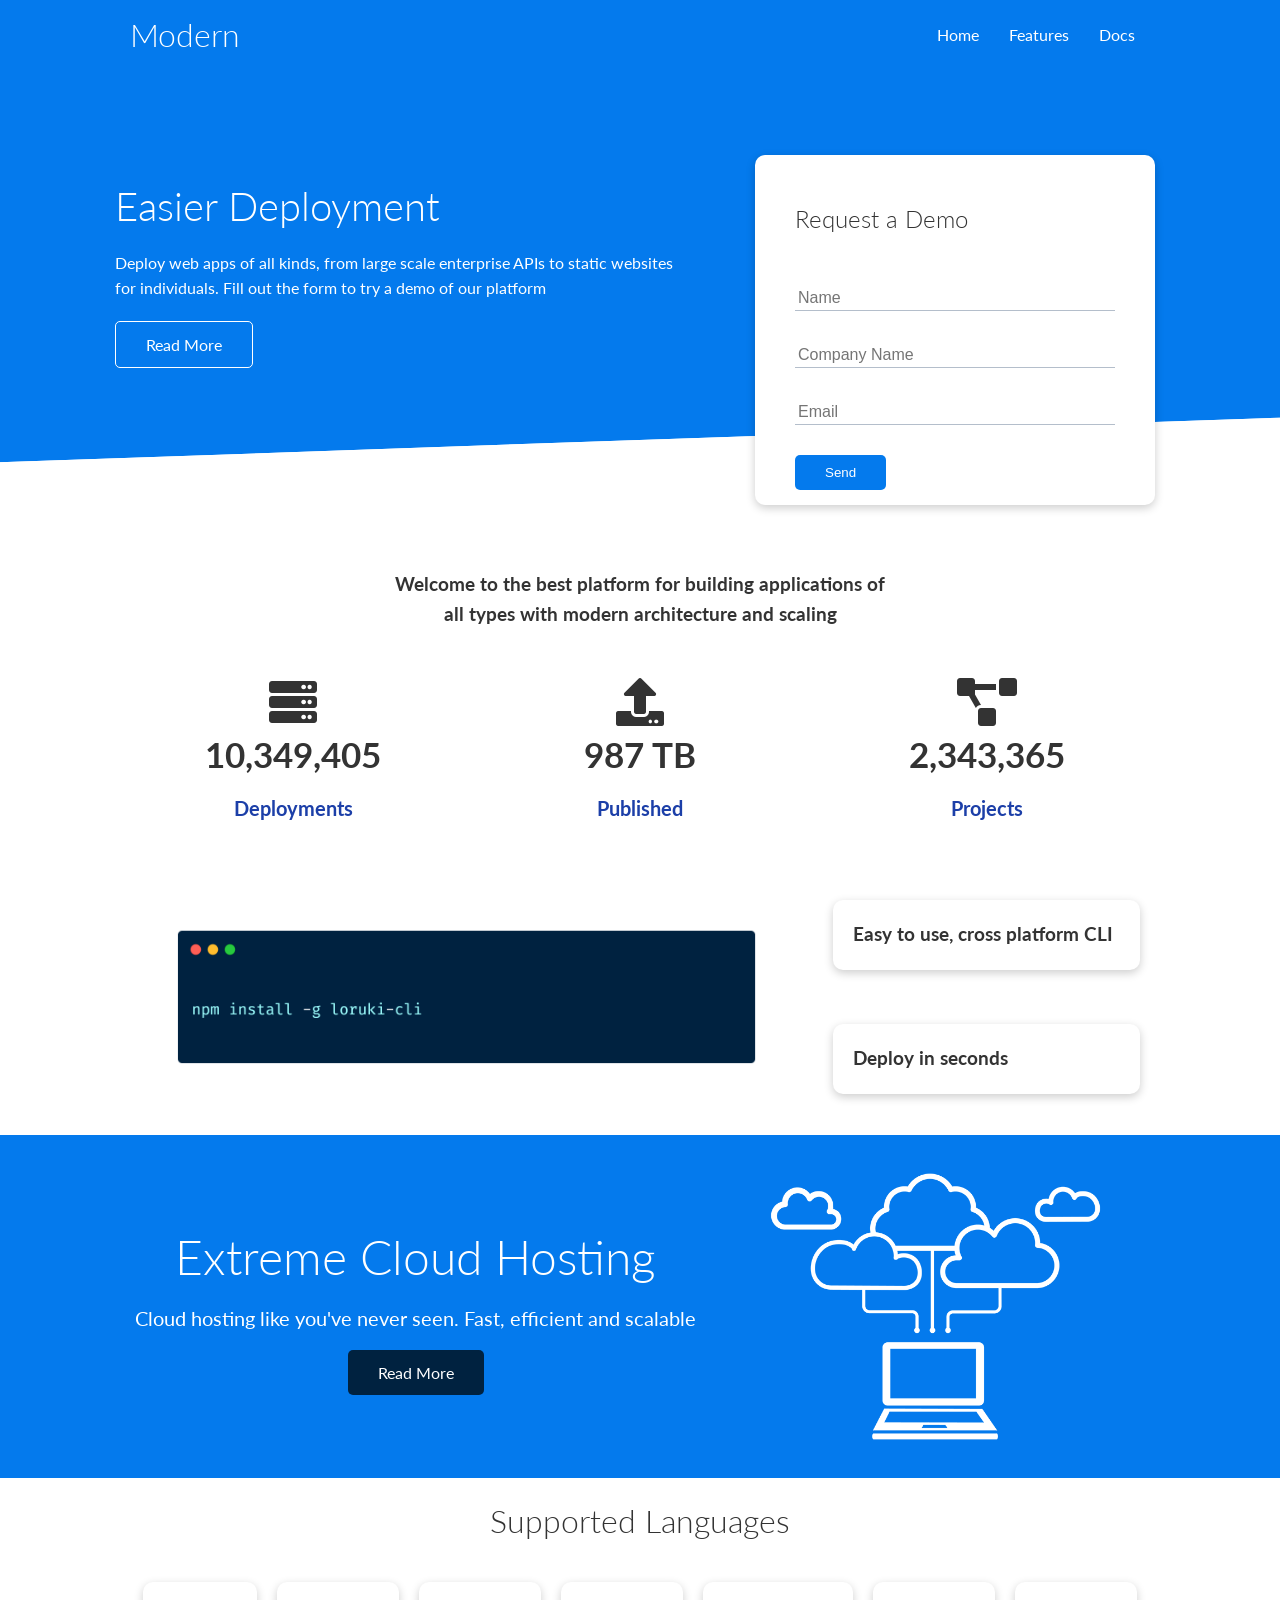
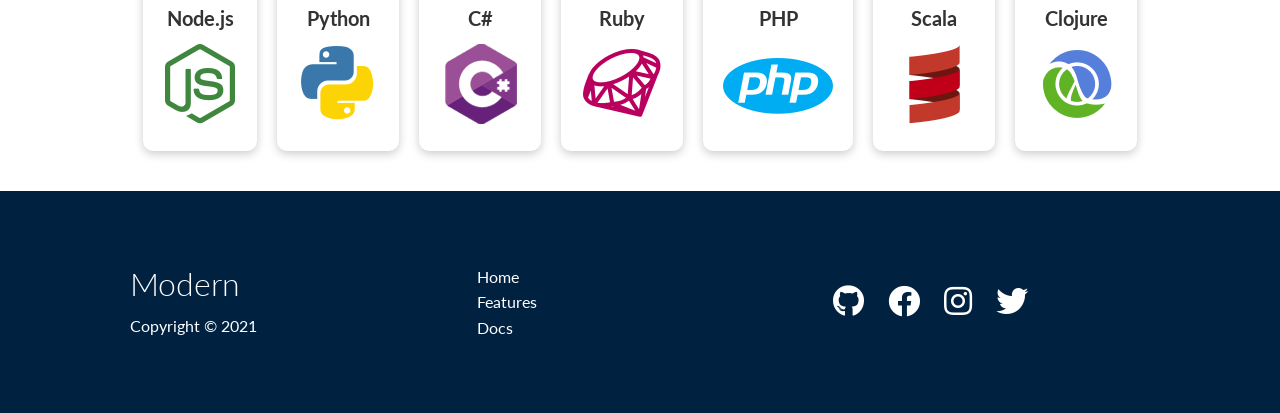
<file: index.html>
<!DOCTYPE html>
<html lang="en">
<head>
    <meta charset="UTF-8">
    <meta http-equiv="X-UA-Compatible" content="IE=edge">
    <meta name="viewport" content="width=device-width, initial-scale=1.0">
    <!-- Fontawesome cdn -->
    <link rel="stylesheet" href="https://cdnjs.cloudflare.com/ajax/libs/font-awesome/5.15.3/css/all.min.css" integrity="sha512-iBBXm8fW90+nuLcSKlbmrPcLa0OT92xO1BIsZ+ywDWZCvqsWgccV3gFoRBv0z+8dLJgyAHIhR35VZc2oM/gI1w==" crossorigin="anonymous" />
    <!-- utilities css -->
    <link rel="stylesheet" href="./css/utilities.css">
    <!-- css link -->
    <link rel="stylesheet" href="./css/style.css">
    <title>Modern</title>
</head>
<body>
    <!-- Navbar -->
    <div class="navbar">
        <div class="container flex">
            <h1 class="logo">Modern</h1>
            <nav>
                <ul>
                    <li><a href="index.html">Home</a></li>
                    <li><a href="features.html">Features</a></li>
                    <li><a href="docs.html">Docs</a></li>
                </ul>
            </nav>
        </div>
    </div>

    <!-- Showcase -->
    <section class="showcase">
        <div class="container grid">
            <div class="showcase-text">
                <h1>Easier Deployment</h1>
                <p>Deploy web apps of all kinds, from
                    large scale enterprise APIs to static
                    websites for individuals. Fill out the 
                    form to try a demo of our platform
                </p>
                <a href="features.html" class="btn btn-outline">Read More</a>
            </div>

            <div class="showcase-form card">
                <h2>Request a Demo</h2>
                <form name="contact" method="POST" netlify-honeypot="bot-field" data-netlify="true">
                    <input type="hidden" name="form-name" value="contact">
                    <p class="hidden">
                        <label>Don’t fill this out if you’re human: <input name="bot-field" /></label>
                      </p>
                    <div class="form-control">
                        <input type="text" name="name" placeholder="Name" required>
                    </div>
                    <div class="form-control">
                        <input type="text" name="company" placeholder="Company Name" required>
                    </div>
                    <div class="form-control">
                        <input type="text" name="email" placeholder="Email" required>
                    </div>
                    <input type="submit" value="Send" class="btn btn-primary">
                </form>
            </div>
        </div>
    </section>

    <!-- Stats -->
    <section class="stats">
        <div class="container">
            <h3 class="stats-heading text-center my-1">
                Welcome to the best platform for building applications of all
                types with modern architecture and scaling
            </h3>

            <div class="grid grid-3 text-center my-4">
                <div>
                    <i class="fas fa-server fa-3x"></i>
                    <h3>10,349,405</h3>
                    <p class="text-secondary">Deployments</p>
                </div>
                <div>
                    <i class="fas fa-upload fa-3x"></i>
                    <h3>987 TB</h3>
                    <p class="text-secondary">Published</p>
                </div>
                <div>
                    <i class="fas fa-project-diagram fa-3x"></i>
                    <h3>2,343,365</h3>
                    <p class="text-secondary">Projects</p>
                </div>
            </div>
        </div>
    </section>

    <!-- Cli -->
    <section class="cli">
        <div class="container grid">
            <img src="./images/cli.png" alt="cli">
            <div class="card">
                <h3>Easy to use, cross platform CLI</h3>
            </div>
            <div class="card">
                <h3>Deploy in seconds</h3>
            </div>
        </div>
    </section>

    <!-- Cloud -->
    <section class="cloud bg-primary my-2 py-2">
        <div class="container grid">
            <div class="text-center">
                <h2 class="lg">Extreme Cloud Hosting</h2>
                <p class="lead my-1">Cloud hosting like you've never seen.
                    Fast, efficient and scalable
                </p>
                <a href="features.html" class="btn btn-dark">Read More</a>
            </div>
            <img src="./images/cloud.png" alt="cloud">
        </div>
    </section>

    <!-- Languages -->
    <section class="languages">
        <h2 class="md text-center my-2">
            Supported Languages
        </h2>
        <div class="container flex">
            <div class="card">
                <h4>Node.js</h4>
                <img src="./images/logos/node.png" alt="">
            </div>
            <div class="card">
                <h4>Python</h4>
                <img src="./images/logos/python.png" alt="">
            </div>
            <div class="card">
                <h4>C#</h4>
                <img src="./images/logos/csharp.png" alt="">
            </div>
            <div class="card">
                <h4>Ruby</h4>
                <img src="./images/logos/ruby.png" alt="">
            </div>
            <div class="card">
                <h4>PHP</h4>
                <img src="./images/logos/php.png" alt="">
            </div>
            <div class="card">
                <h4>Scala</h4>
                <img src="./images/logos/scala.png" alt="">
            </div>
            <div class="card">
                <h4>Clojure</h4>
                <img src="./images/logos/clojure.png" alt="">
            </div>
        </div>
    </section>

    <!-- Footer -->
    <footer class="footer bg-dark py-5">
        <div class="container grid grid-3">
            <div>
                <h1>Modern</h1>
                <p>Copyright &copy; 2021</p>
            </div>
            <nav>
                <ul>
                    <li><a href="index.html">Home</a></li>
                    <li><a href="features.html">Features</a></li>
                    <li><a href="docs.html">Docs</a></li>
                </ul>
            </nav>
            <div class="social">
                <a href="#"><i class="fab fa-github fa-2x"></i></a>
                <a href="#"><i class="fab fa-facebook fa-2x"></i></a>
                <a href="#"><i class="fab fa-instagram fa-2x"></i></a>
                <a href="#"><i class="fab fa-twitter fa-2x"></i></a>
            </div>
        </div>
    </footer>
</body>
</html>
</file>
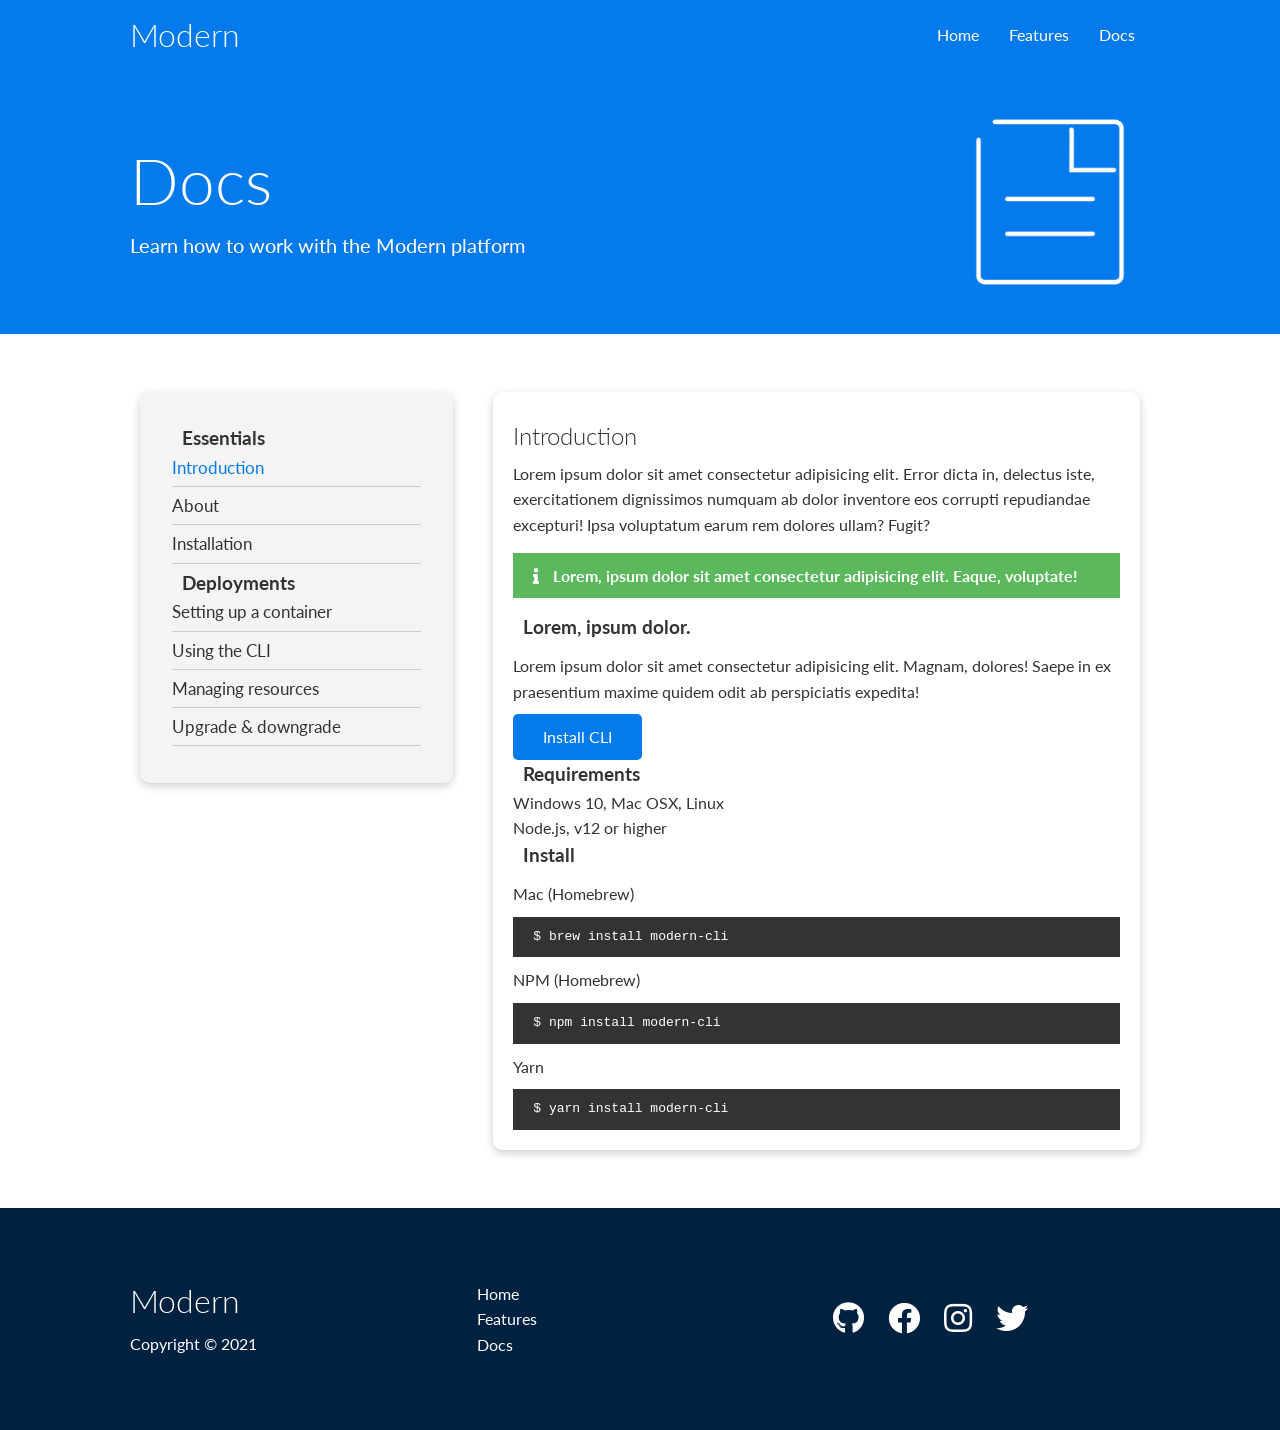
<file: docs.html>
<!DOCTYPE html>
<html lang="en">
<head>
    <meta charset="UTF-8">
    <meta http-equiv="X-UA-Compatible" content="IE=edge">
    <meta name="viewport" content="width=device-width, initial-scale=1.0">
    <!-- Fontawesome cdn -->
    <link rel="stylesheet" href="https://cdnjs.cloudflare.com/ajax/libs/font-awesome/5.15.3/css/all.min.css" integrity="sha512-iBBXm8fW90+nuLcSKlbmrPcLa0OT92xO1BIsZ+ywDWZCvqsWgccV3gFoRBv0z+8dLJgyAHIhR35VZc2oM/gI1w==" crossorigin="anonymous" />
    <!-- utilities css -->
    <link rel="stylesheet" href="./css/utilities.css">
    <!-- css link -->
    <link rel="stylesheet" href="./css/style.css">
    <title>Modern</title>
</head>
<body>
    <!-- Navbar -->
    <div class="navbar">
        <div class="container flex">
            <h1 class="logo">Modern</h1>
            <nav>
                <ul>
                    <li><a href="index.html">Home</a></li>
                    <li><a href="features.html">Features</a></li>
                    <li><a href="docs.html">Docs</a></li>
                </ul>
            </nav>
        </div>
    </div>

    <!-- Head -->
    <section class="docs-head bg-primary py-3">
        <div class="container grid">
            <div>
                <h1 class="xl">Docs</h1>
                <p class="lead">Learn how to work with the Modern platform</p>
            </div>
            <img src="./images/docs.png" alt="">
        </div>
    </section>

    <!-- Docs main -->
    <section class="docs-main my-4">
        <div class="container grid">
            <div class="card bg-light p-3">
                <h3 class="my-2">Essentials</h3>
                <nav>
                    <ul>
                        <li><a class="text-primary" href="#">Introduction</a></li>
                        <li><a href="#">About</a></li>
                        <li><a href="#">Installation</a></li>
                    </ul>
                </nav>

                <h3 class="my-2">Deployments</h3>
                <nav>
                    <ul>
                        <li><a href="#">Setting up a container</a></li>
                        <li><a href="#">Using the CLI</a></li>
                        <li><a href="#">Managing resources</a></li>
                        <li><a href="#">Upgrade & downgrade</a></li>
                    </ul>
                </nav>
            </div>
            
            <div class="card">
                <h2>Introduction</h2>
                <p>Lorem ipsum dolor sit amet consectetur adipisicing elit. Error dicta in, delectus iste, exercitationem dignissimos numquam ab dolor inventore eos corrupti repudiandae excepturi! Ipsa voluptatum earum rem dolores ullam? Fugit?</p>
                
                <div class="alert alert-success">
                    <i class="fas fa-info"></i>
                    Lorem, ipsum dolor sit amet consectetur adipisicing elit. Eaque, voluptate!
                </div>
                
                <h3>Lorem, ipsum dolor.</h3>
                <p>Lorem ipsum dolor sit amet consectetur adipisicing elit. Magnam, dolores! Saepe in ex praesentium maxime quidem odit ab perspiciatis expedita!</p>
                <a href="#" class="btn btn-primary">Install CLI</a>

                <h3>Requirements</h3>
                <ul>
                    <li>Windows 10, Mac OSX, Linux</li>
                    <li>Node.js, v12 or higher</li>
                </ul>

                <h3>Install</h3>
                <p>Mac (Homebrew)</p>
                <pre><code>$ brew install modern-cli</code></pre>
                <p>NPM (Homebrew)</p>
                <pre><code>$ npm install modern-cli</code></pre>
                <p>Yarn</p>
                <pre><code>$ yarn install modern-cli</code></pre>
            </div>
        </div>
    </section>


    <!-- Footer -->
    <footer class="footer bg-dark py-5">
        <div class="container grid grid-3">
            <div>
                <h1>Modern</h1>
                <p>Copyright &copy; 2021</p>
            </div>
            <nav>
                <ul>
                    <li><a href="index.html">Home</a></li>
                    <li><a href="features.html">Features</a></li>
                    <li><a href="docs.html">Docs</a></li>
                </ul>
            </nav>
            <div class="social">
                <a href="#"><i class="fab fa-github fa-2x"></i></a>
                <a href="#"><i class="fab fa-facebook fa-2x"></i></a>
                <a href="#"><i class="fab fa-instagram fa-2x"></i></a>
                <a href="#"><i class="fab fa-twitter fa-2x"></i></a>
            </div>
        </div>
    </footer>
</body>
</html>
</file>
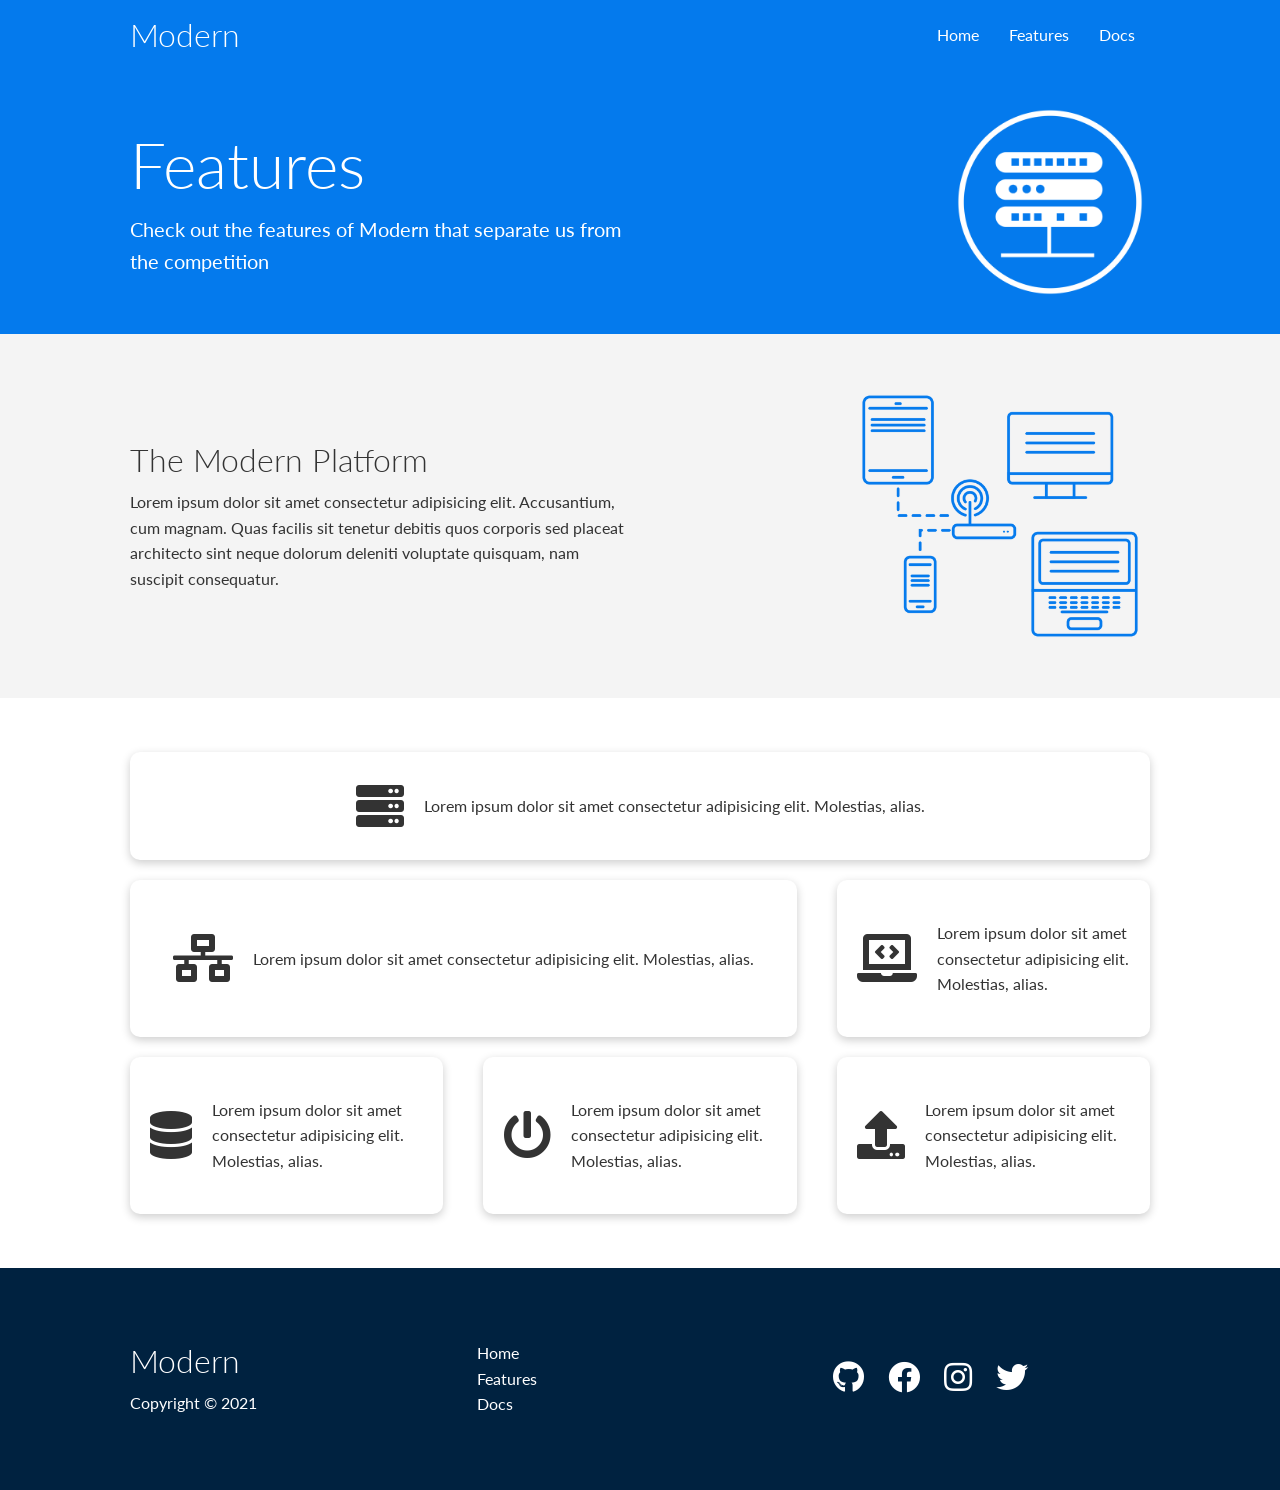
<file: features.html>
<!DOCTYPE html>
<html lang="en">
<head>
    <meta charset="UTF-8">
    <meta http-equiv="X-UA-Compatible" content="IE=edge">
    <meta name="viewport" content="width=device-width, initial-scale=1.0">
    <!-- Fontawesome cdn -->
    <link rel="stylesheet" href="https://cdnjs.cloudflare.com/ajax/libs/font-awesome/5.15.3/css/all.min.css" integrity="sha512-iBBXm8fW90+nuLcSKlbmrPcLa0OT92xO1BIsZ+ywDWZCvqsWgccV3gFoRBv0z+8dLJgyAHIhR35VZc2oM/gI1w==" crossorigin="anonymous" />
    <!-- utilities css -->
    <link rel="stylesheet" href="./css/utilities.css">
    <!-- css link -->
    <link rel="stylesheet" href="./css/style.css">
    <title>Modern</title>
</head>
<body>
    <!-- Navbar -->
    <div class="navbar">
        <div class="container flex">
            <h1 class="logo">Modern</h1>
            <nav>
                <ul>
                    <li><a href="index.html">Home</a></li>
                    <li><a href="features.html">Features</a></li>
                    <li><a href="docs.html">Docs</a></li>
                </ul>
            </nav>
        </div>
    </div>

    <!-- Head -->
    <section class="features-head bg-primary py-3">
        <div class="container grid">
            <div>
                <h1 class="xl">Features</h1>
                <p class="lead">Check out the features of Modern that
                    separate us from the competition
                </p>
            </div>
            <img src="./images/server.png" alt="">
        </div>
    </section>

    <!-- Sub head -->
    <section class="features-sub-head bg-light py-3">
        <div class="container grid">
            <div>
                <h1 class="md">The Modern Platform</h1>
                <p>
                    Lorem ipsum dolor sit amet consectetur adipisicing elit. Accusantium, cum magnam. Quas facilis sit tenetur debitis quos corporis sed placeat architecto sint neque dolorum deleniti voluptate quisquam, nam suscipit consequatur.
                </p>
            </div>
            <img src="./images/server2.png" alt="">
        </div>
    </section>

    <!-- Cards -->
    <section class="features-main my-2">
        <div class="container grid grid-3">
            <div class="card flex">
                <i class="fas fa-server fa-3x"></i>
                <p>Lorem ipsum dolor sit amet consectetur adipisicing elit. Molestias, alias.</p>
            </div>
            <div class="card flex">
                <i class="fas fa-network-wired fa-3x"></i>
                <p>Lorem ipsum dolor sit amet consectetur adipisicing elit. Molestias, alias.</p>
            </div>
            <div class="card flex">
                <i class="fas fa-laptop-code fa-3x"></i>
                <p>Lorem ipsum dolor sit amet consectetur adipisicing elit. Molestias, alias.</p>
            </div>
            <div class="card flex">
                <i class="fas fa-database fa-3x"></i>
                <p>Lorem ipsum dolor sit amet consectetur adipisicing elit. Molestias, alias.</p>
            </div>
            <div class="card flex">
                <i class="fas fa-power-off fa-3x"></i>
                <p>Lorem ipsum dolor sit amet consectetur adipisicing elit. Molestias, alias.</p>
            </div>
            <div class="card flex">
                <i class="fas fa-upload fa-3x"></i>
                <p>Lorem ipsum dolor sit amet consectetur adipisicing elit. Molestias, alias.</p>
            </div>
        </div>
    </section>


    <!-- Footer -->
    <footer class="footer bg-dark py-5">
        <div class="container grid grid-3">
            <div>
                <h1>Modern</h1>
                <p>Copyright &copy; 2021</p>
            </div>
            <nav>
                <ul>
                    <li><a href="index.html">Home</a></li>
                    <li><a href="features.html">Features</a></li>
                    <li><a href="docs.html">Docs</a></li>
                </ul>
            </nav>
            <div class="social">
                <a href="#"><i class="fab fa-github fa-2x"></i></a>
                <a href="#"><i class="fab fa-facebook fa-2x"></i></a>
                <a href="#"><i class="fab fa-instagram fa-2x"></i></a>
                <a href="#"><i class="fab fa-twitter fa-2x"></i></a>
            </div>
        </div>
    </footer>
</body>
</html>
</file>
<file: css/utilities.css>
/*********** Utilities ***********/
.container {
    max-width: 1100px;
    margin: 0 auto;
    overflow: auto;
    padding: 0 40px;
}

.card {
    background-color: #fff;
    color: #333;
    border-radius: 10px;
    box-shadow: 0 3px 10px rgba(0, 0, 0,0.2);
    padding: 20px;
    margin: 10px;
}

.btn {
    display: inline-block;
    padding: 10px 30px;
    cursor: pointer;
    background-color: var(--primary-color);
    color: #fff;
    border: none;
    border-radius: 5px;
}

.btn-outline {
    background-color: transparent;
    border: 1px solid #fff;
}

.btn:hover {
    transform: scale(0.98);
}


/******* Backgrounds & colored buttons ****/
.bg-primary,
.btn-primary {
    background-color: var(--primary-color);
    color: #fff;
}

.bg-secondary,
.btn-secondary {
    background-color: var(--secondary-color);
    color: #fff;
}

.bg-dark,
.btn-dark {
    background-color: var(--dark-color);
    color: #fff;
}

.bg-light,
.btn-light {
    background-color: var(--light-color);
    color: #333;
}

.bg-primary a,
.btn-primary a,
.bg-secondary a,
.btn-secondary a, 
.bg-dark a,
.btn-dark a {
    color: #fff;
}

/********** Text colors ***********/
.text-primary {
    color: var(--primary-color);
}

.text-secondary {
    color: var(--secondary-color);
}

.text-dark {
    color: var(--dark-color);
}

.text-light {
    color: var(--light-color);
}


/******* Text sizes ******/
.lead {
    font-size: 20px;
}

.sm {
    font-size: 1rem;
}

.md {
    font-size: 2rem;
}

.lg {
    font-size: 3rem;
}

.xl {
    font-size: 4rem;
}


.text-center {
    text-align: center;
}

/******** Alert *********/
.alert {
    background-color: var(--light-color);
    padding: 10px 20px;
    font-weight: bold;
    margin: 15px 0;
}

.alert i {
    margin-right: 10px;
}

.alert-success {
    background-color: var(--success-color);
    color: #fff;
}

.alert-error {
    background-color: var(--error-color);
    color: #fff;
}

.flex {
    display: flex;
    justify-content: center;
    align-items: center;
    height: 100%;
}

.grid {
    display: grid;
    grid-template-columns: 1fr 1fr;
    gap: 20px;
    justify-content: center;
    align-items: center;
    height: 100%;
}

.grid-3 {
    grid-template-columns: 1fr 1fr 1fr;
}


/****** Margin y *********/
.my-1 {
    margin: 1rem 0;
}

.my-2 {
    margin: 1.5rem 0;
}

.my-3 {
    margin: 2rem 0;
}

.my-4 {
    margin: 3rem 0;
}

.my-5 {
    margin: 4rem 0;
}



/********** Margin x *********/
.m-1 {
    margin: 1rem;
}

.m-2 {
    margin: 1.5rem;
}

.m-3 {
    margin: 2rem;
}

.m-4 {
    margin: 3rem;
}

.m-5 {
    margin: 4rem;
}


/************ Padding y *************/
.py-1 {
    padding: 1rem 0;
}

.py-2 {
    padding: 1.5rem 0;
}

.py-3 {
    padding: 2rem 0;
}

.py-4 {
    padding: 3rem 0;
}

.py-5 {
    padding: 4rem 0;
}


/********** Padding x *********/
.p-1 {
    padding: 1rem;
}

.p-2 {
    padding: 1.5rem;
}

.p-3 {
    padding: 2rem;
}

.p-4 {
    padding: 3rem;
}

.p-5 {
    padding: 4rem;
}
</file>
<file: css/style.css>
@import url('https://fonts.googleapis.com/css2?family=Lato:wght@300&display=swap');

:root {
    --primary-color: #047aed;
    --secondary-color: #1c3fa8;
    --dark-color: #002240;
    --light-color: #f4f4f4;
    --success-color: #5cb85c;
    --error-color: #d9534f;
}

* {
    box-sizing: border-box;
    padding: 0;
    margin: 0;
}

body {
    font-family: 'Lato', sans-serif;
    color: #333;
    line-height: 1.6;
}

ul {
    list-style-type: none;
}

a {
    text-decoration: none;
    color: #333;
}

h1, h2 {
    font-weight: 300;
    line-height: 1.2;
    margin: 10px 0;
}

p {
    margin: 10px 0;
}

img {
    width: 100%;
}

code, pre {
    background: #333;
    color: #fff;
    padding: 10px;
}

.hidden {
    visibility: hidden;
    height: 0;
}

/************ Navbar *****************/
.navbar {
    background-color: var(--primary-color);
    color: #fff;
    height: 70px;
}

.navbar ul {
    display: flex;
}

.navbar a {
    color: #fff;
    padding: 10px;
    margin: 0 5px;
}

.navbar a:hover {
    border-bottom: 2px solid #fff;
}

.navbar .flex {
    justify-content: space-between;
}

/************* Showcase*************/
.showcase {
    height: 400px;
    background-color: var(--primary-color);
    color: #fff;
    position: relative;
}

.showcase h1 {
    font-size: 40px;
}

.showcase p {
    margin: 20px 0;
}

.showcase .grid {
    overflow: visible;
    grid-template-columns: 55% 45%;
    gap: 30px;
}

.showcase-text {
    animation: slideInFromLeft 1s ease-in;
}

.showcase-form {
    position: relative;
    top: 60px;
    height: 350px;
    width: 400px;
    padding: 40px;
    z-index: 100;
    justify-self: flex-end;
    animation: slideInFromRight 1s ease-in;
}

.showcase-form .form-control {
    margin: 30px 0;
}

.showcase-form input[type='text'],
.showcase-form input[type='email'] {
    border: 0;
    border-bottom: 1px solid #b4becb;
    width: 100%;
    padding: 3px;
    font-size: 16px;
}

.showcase-form input:focus {
    outline: none;
}

.showcase::before,
.showcase::after {
    content: '';
    position: absolute;
    height: 100px;
    bottom: -70px;
    right: 0;
    left: 0;
    background: #fff;
    transform: skewY(-2deg);
    -webkit-transform: skewY(-2deg);
    -moz-transform: skewY(-2deg);
    -ms-transform: skewY(-2deg);
}

/********** Stats ***************/
.stats {
    padding-top: 100px;
    animation: slideInFromBottom 1s ease-in;
}

.stats-heading {
    max-width: 500px;
    margin: auto;
} 

.stats .grid h3 {
    font-size: 35px;
}

.stats .grid p {
    font-size: 20px;
    font-weight: bold;
}

/******* Cli ************/
.cli .grid {
    grid-template-columns: 1fr 1fr 1fr;
    grid-template-rows: 1fr 1fr;
}

.cli .grid > *:first-child {
    grid-column: 1 / span 2;
    grid-row: 1 / span 2;
}

/*********** Cloud ********/
.cloud .grid {
    grid-template-columns: 4fr 3fr;
}

/******* Languages ************/
.languages .flex {
    flex-wrap: wrap;
}

.languages .card {
    text-align: center;
    margin: 18px 10px 40px;
    transition: transform 0.2s ease-in;
}

.languages .card h4 {
    font-size: 20px;
    margin-bottom: 10px;
}

.languages .card:hover {
    transform: translateY(-15px);
}

/*********** Features *********/
.features-head img,
.docs-head img {
    width: 200px;
    justify-self: flex-end;
}

.features-sub-head img {
    width: 300px;
    justify-self: flex-end;
}

.features-main .card > i {
    margin-right: 20px;
}

.features-main .grid {
    padding: 30px;
}

.features-main .grid > *:first-child {
    grid-column: 1 / span 3;
}

.features-main .grid > *:nth-child(2) {
    grid-column: 1 / span 2;
}

/******** Docs *******/
.docs-main h3 {
    margin: 0 10px;
}

.docs-main .grid {
    grid-template-columns: 1fr 2fr;
    align-items: flex-start;
}

.docs-main nav li {
    font-size: 17px;
    padding-bottom: 5px;
    margin-bottom: 5px;
    border-bottom: 1px solid #ccc;
}

.docs-main a:hover {
    font-weight: bold;
}

/***** Footer *******/
.footer .social a {
    margin: 0 10px;
}

/*********** Animations *************/
@keyframes slideInFromLeft {
    0% {
        transform: translateX(-100%);
    }

    100% {
        transform: translateX(0);
    }
}

@keyframes slideInFromRight {
    0% {
        transform: translateX(100%);
    }

    100% {
        transform: translateX(0);
    }
}

@keyframes slideInFromTop {
    0% {
        transform: translateY(-100%);
    }

    100% {
        transform: translateY(0);
    }
}

@keyframes slideInFromBottom {
    0% {
        transform: translateY(100%);
    }

    100% {
        transform: translateY(0);
    }
}



/***** Tablets and Under **********/
@media(max-width: 768px) {
    .grid,
    .showcase .grid,
    .stats .grid,
    .cli .grid,
    .cloud .grid,
    .features-main .grid,
    .docs-main .grid {
        grid-template-columns: 1fr;
        grid-template-rows: 1fr;
    }

    .showcase {
        height: auto;
    }

    .showcase-text {
        text-align: center;
        margin-top: 40px;
        animation: slideInFromTop 1s ease-in;
    }

    .showcase-form {
        justify-self: center;
        margin: auto;
        animation: slideInFromBottom 1s ease-in;
    }

    .cli .grid > *:first-child {
        grid-column: 1;
        grid-row: 1;
    }

    .features-head,
    .features-sub-head,
    .docs-head {
        text-align: center;
    }

    .features-head img,
    .features-sub-head img,
    .docs-head img {
        justify-self: center;
    }

    .features-main .grid > *:first-child,
    .features-main .grid > *:nth-child(2) {
        grid-column: 1;
    }
}


/******* Mobile ********/
@media(max-width: 500px) {
    .navbar {
        height: 110px;
    }

    .navbar .flex {
        flex-direction: column;
    }

    .navbar ul {
        padding: 10px;
        background-color: rgba(0, 0, 0, 0.1);
    }
}
</file>
